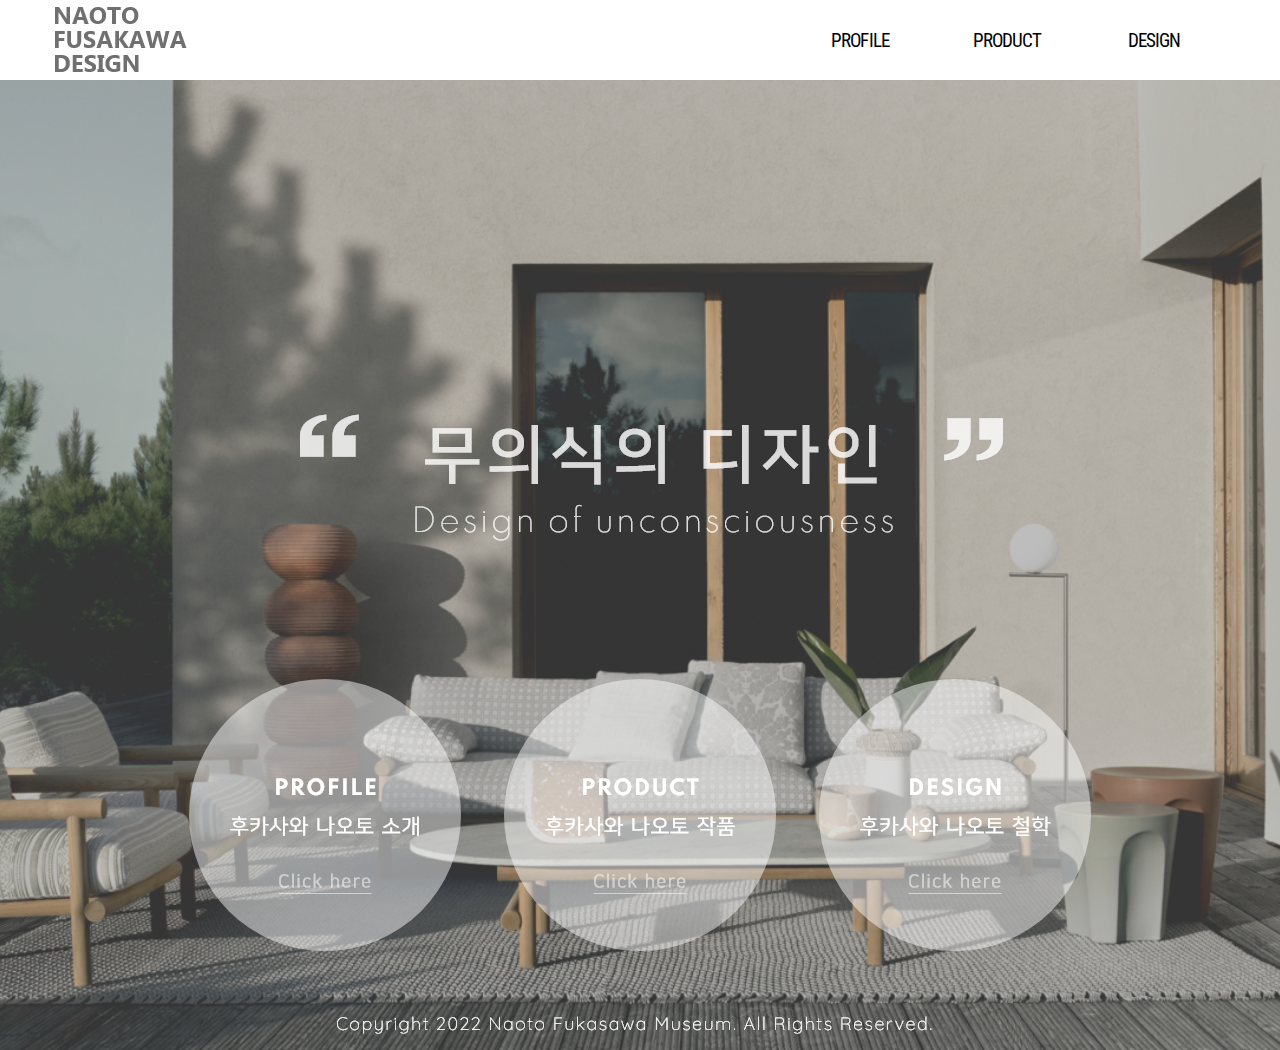
<file: index.html>
<!DOCTYPE html>
<html lang="ko" dir="ltr">
  <head>
    <meta charset="utf-8">
    <title>Fukasawa Naoto Museum</title>
    <link rel="stylesheet" href="master.css">
    <link rel="stylesheet" href="aos.css">
  </head>
  <body>
    <header>
      <nav>
        <ul>
          <li class="menu1"><a href="index.html"><img src="img/01_logo.png" alt="logo"></a></li>
          <li class="menu2"></li>
          <li class="menu3"><a href="sub01.html">profile</a></li>
          <li class="menu3"><a href="sub02.html">product</a></li>
          <li class="menu3"><a href="sub03.html">design</a></li>
        </ul>
      </nav>
    </header>

    <section>
      <div class="main">
          <div class="wrap">
    <a href="sub01.html"><img src="img/04_01_tit.png" alt="Profile" data-aos="flip-left"></a>
    <a href="sub02.html"><img src="img/04_02_tit.png" alt="product" data-aos="flip-left"></a>
    <a href="sub03.html"><img src="img/04_03_tit.png" alt="design" data-aos="flip-left"></a>
  </div>


</div>
    </section>
    <script src="aos.js"></script>
    <script>
    AOS.init({
      easing: 'ease-in-out-sine'
    });
    </script>
  </body>
</html>
</file>
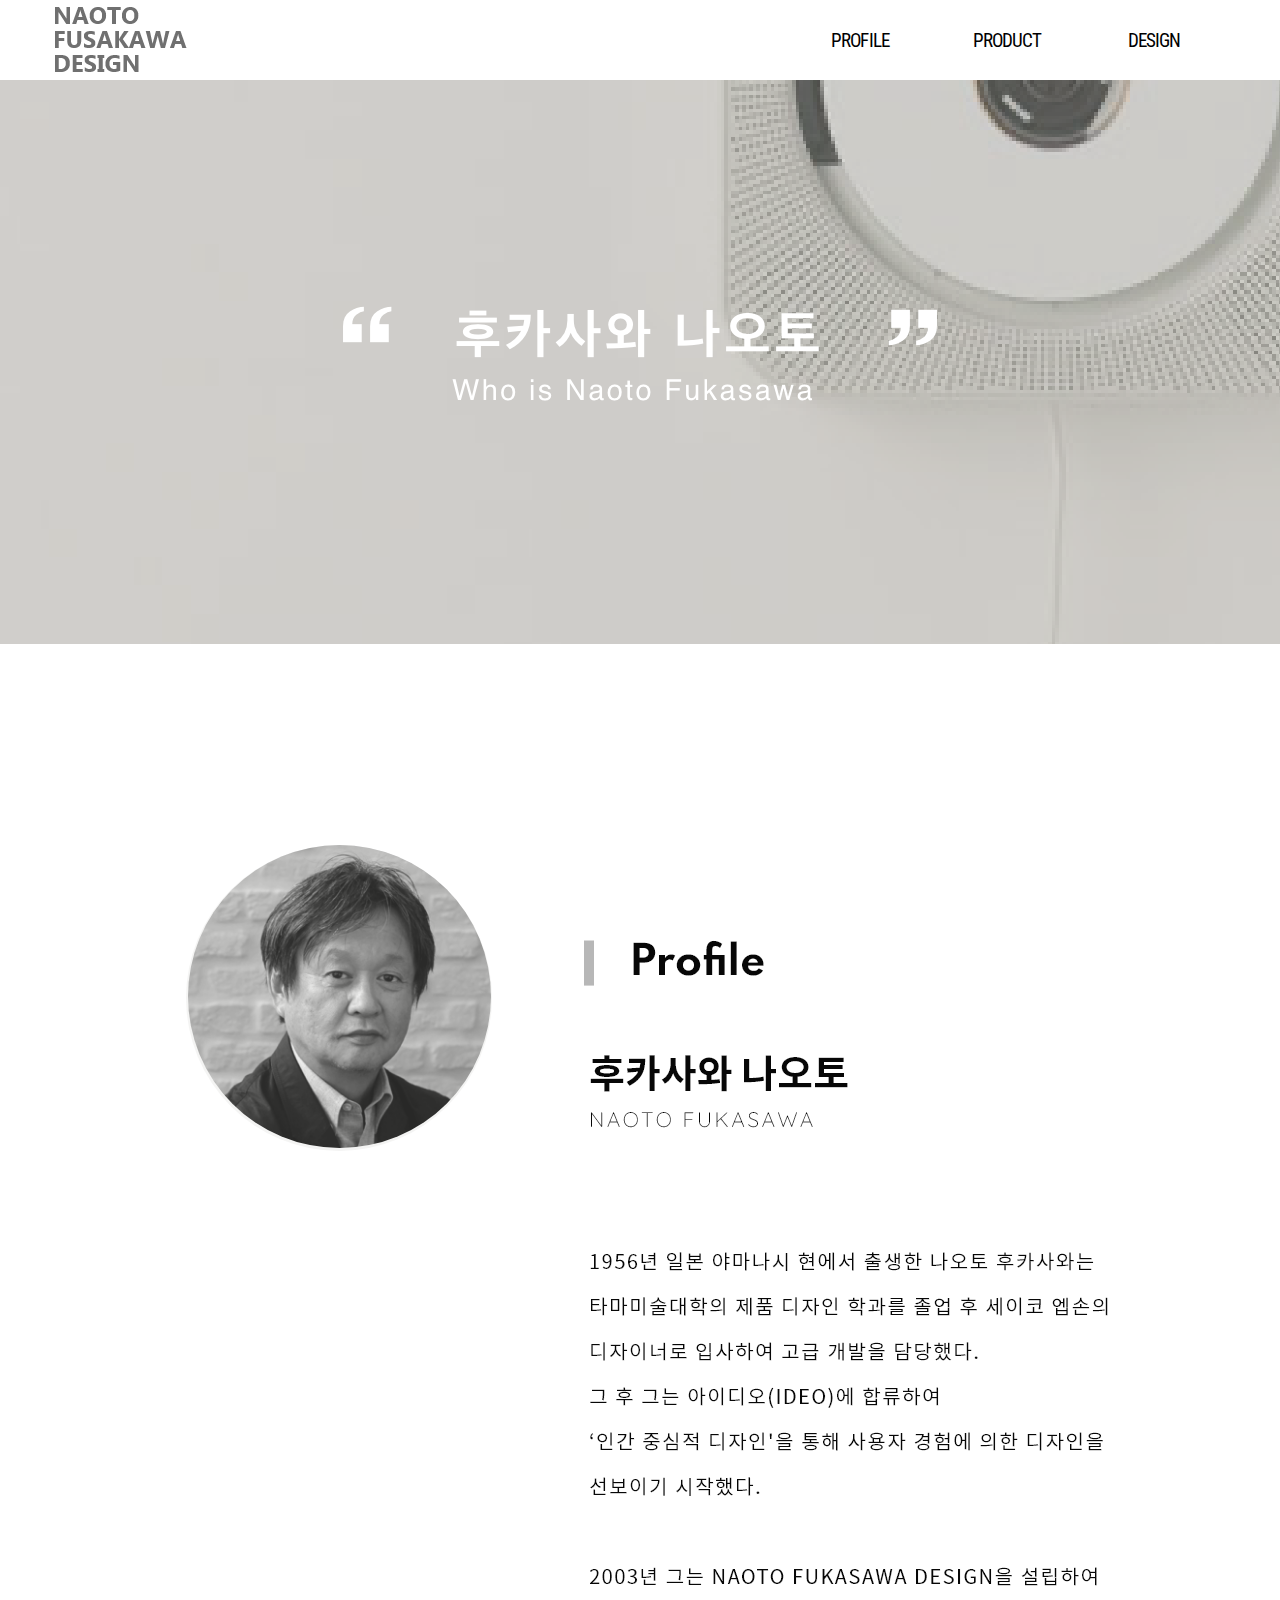
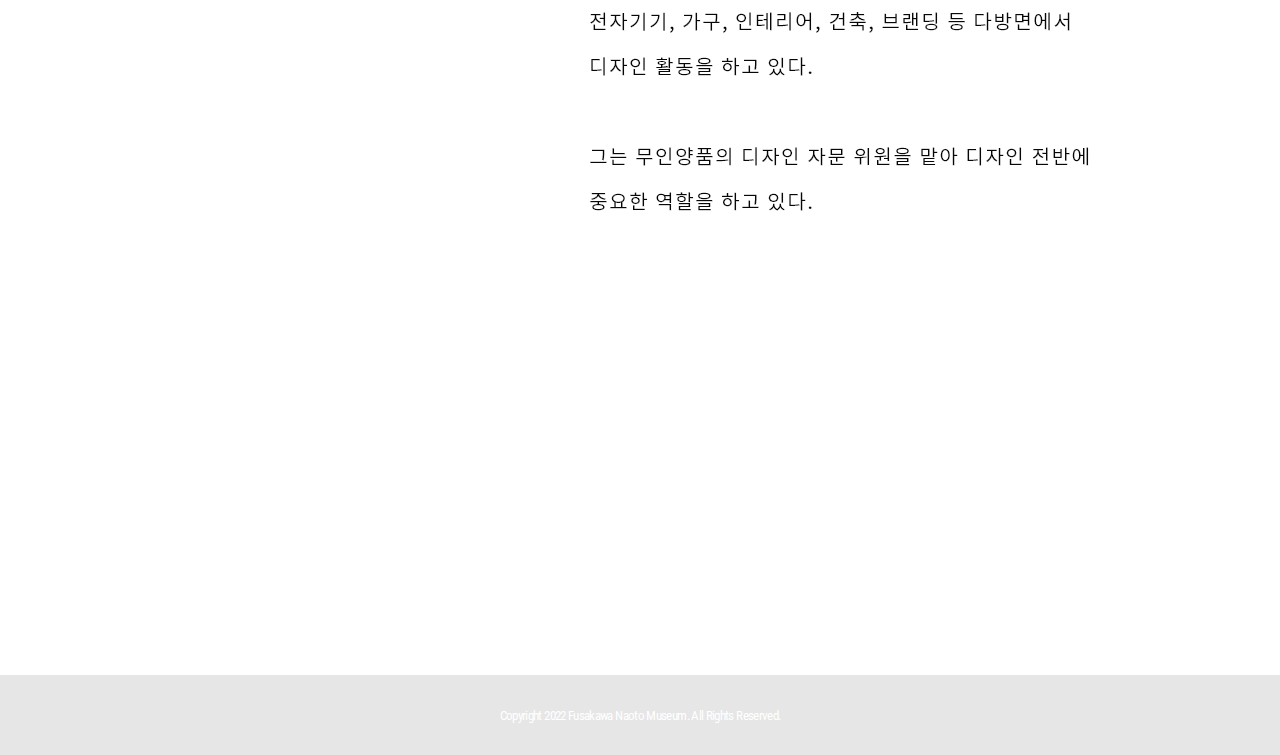
<file: sub01.html>
<!DOCTYPE html>
<html lang="ko" dir="ltr">
  <head>
    <meta charset="utf-8">
    <title>Fukasawa Naoto Museum</title>
    <link rel="stylesheet" href="master.css">
    <link rel="stylesheet" href="aos.css">
  </head>
  <body>
    <header>
      <nav>
        <ul>
          <li class="menu1"><a href="index.html"><img src="img/01_logo.png" alt="logo"></a></li>
          <li class="menu2"></li>
          <li class="menu3"><a href="sub01.html">profile</a></li>
          <li class="menu3"><a href="sub02.html">product</a></li>
          <li class="menu3"><a href="sub03.html">design</a></li>
        </ul>
      </nav>
    </header>

    <section>
      <div class="bg"><img src="img/05_01_bg.png" alt="Introduce"></div>
      <div class="body"><img src="img/05_02_body.png" alt="body"></div>
    </section>

    <script src="aos.js"></script>
    <script>
    AOS.init({
      easing: 'ease-in-out-sine'
    });
    </script>
    <footer>
      Copyright 2022 Fusakawa Naoto Museum. All Rights Reserved.
    </footer>
  </body>
</html>
</file>
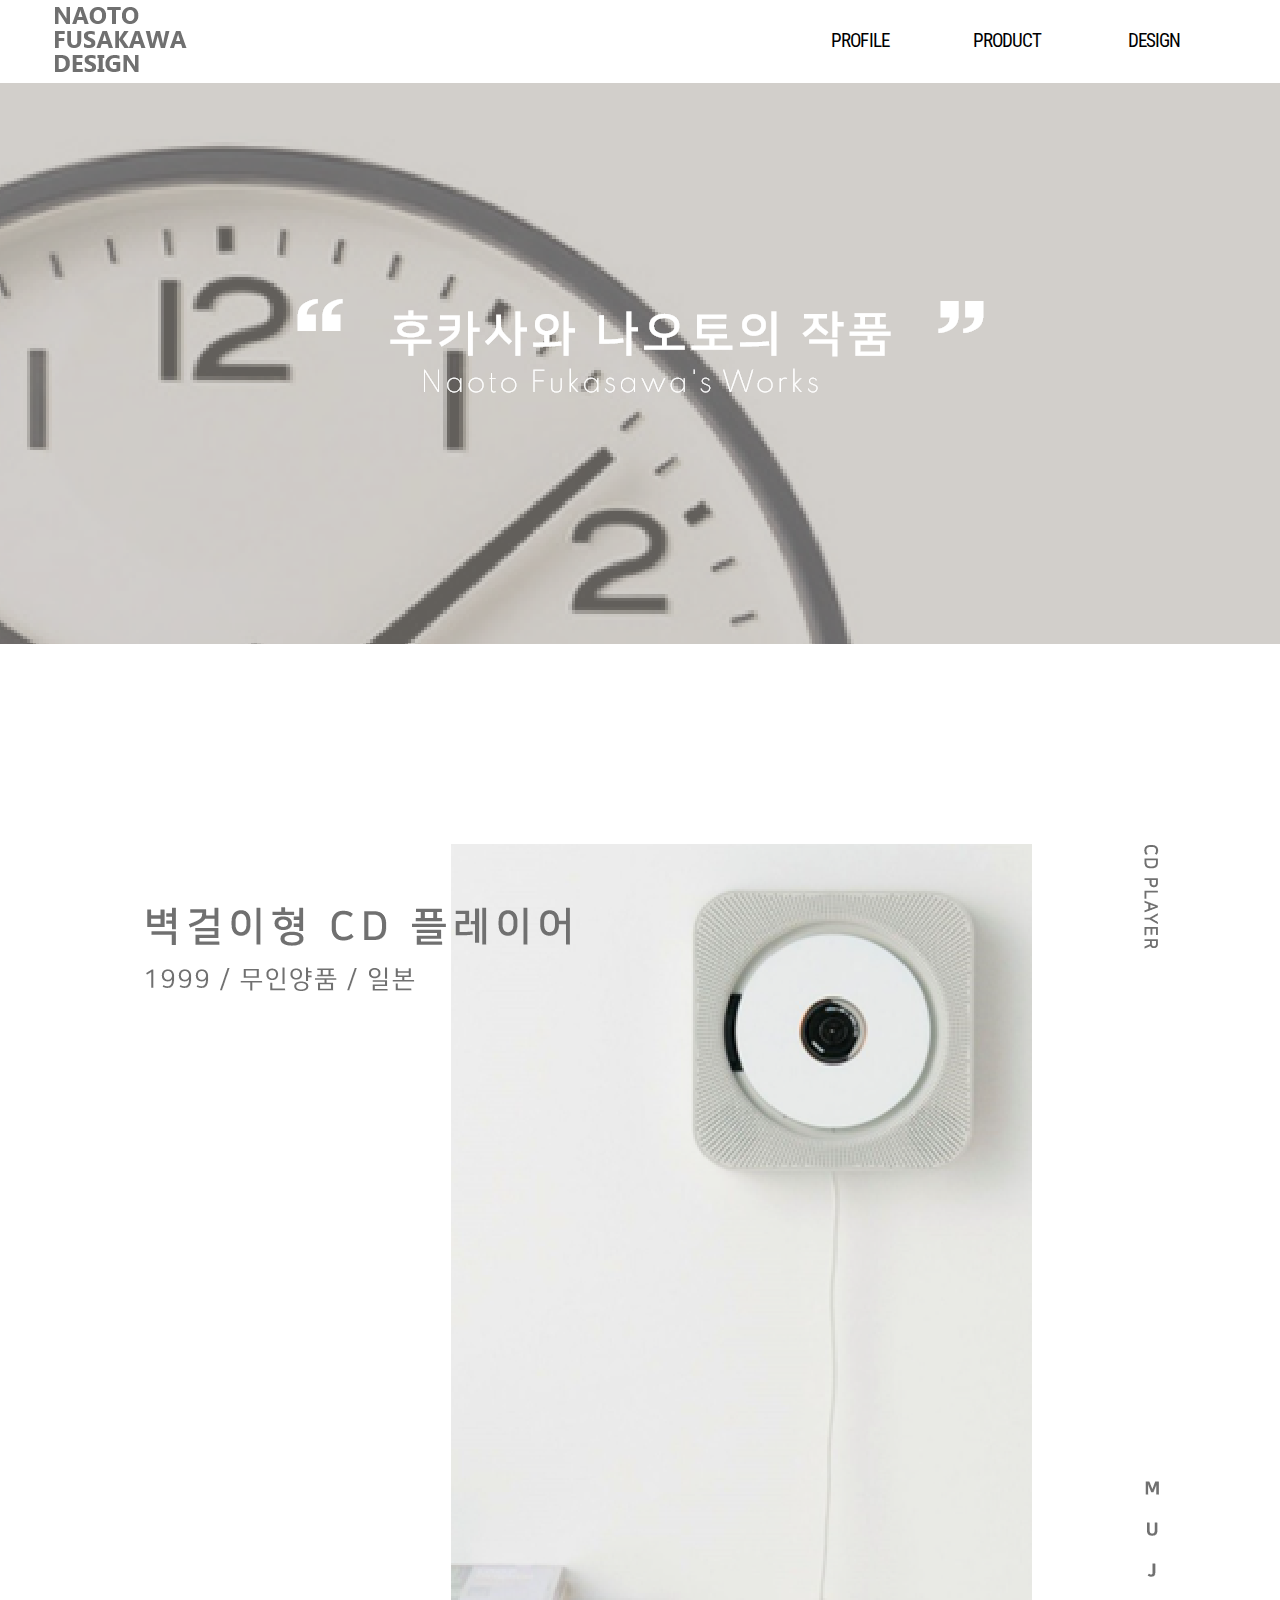
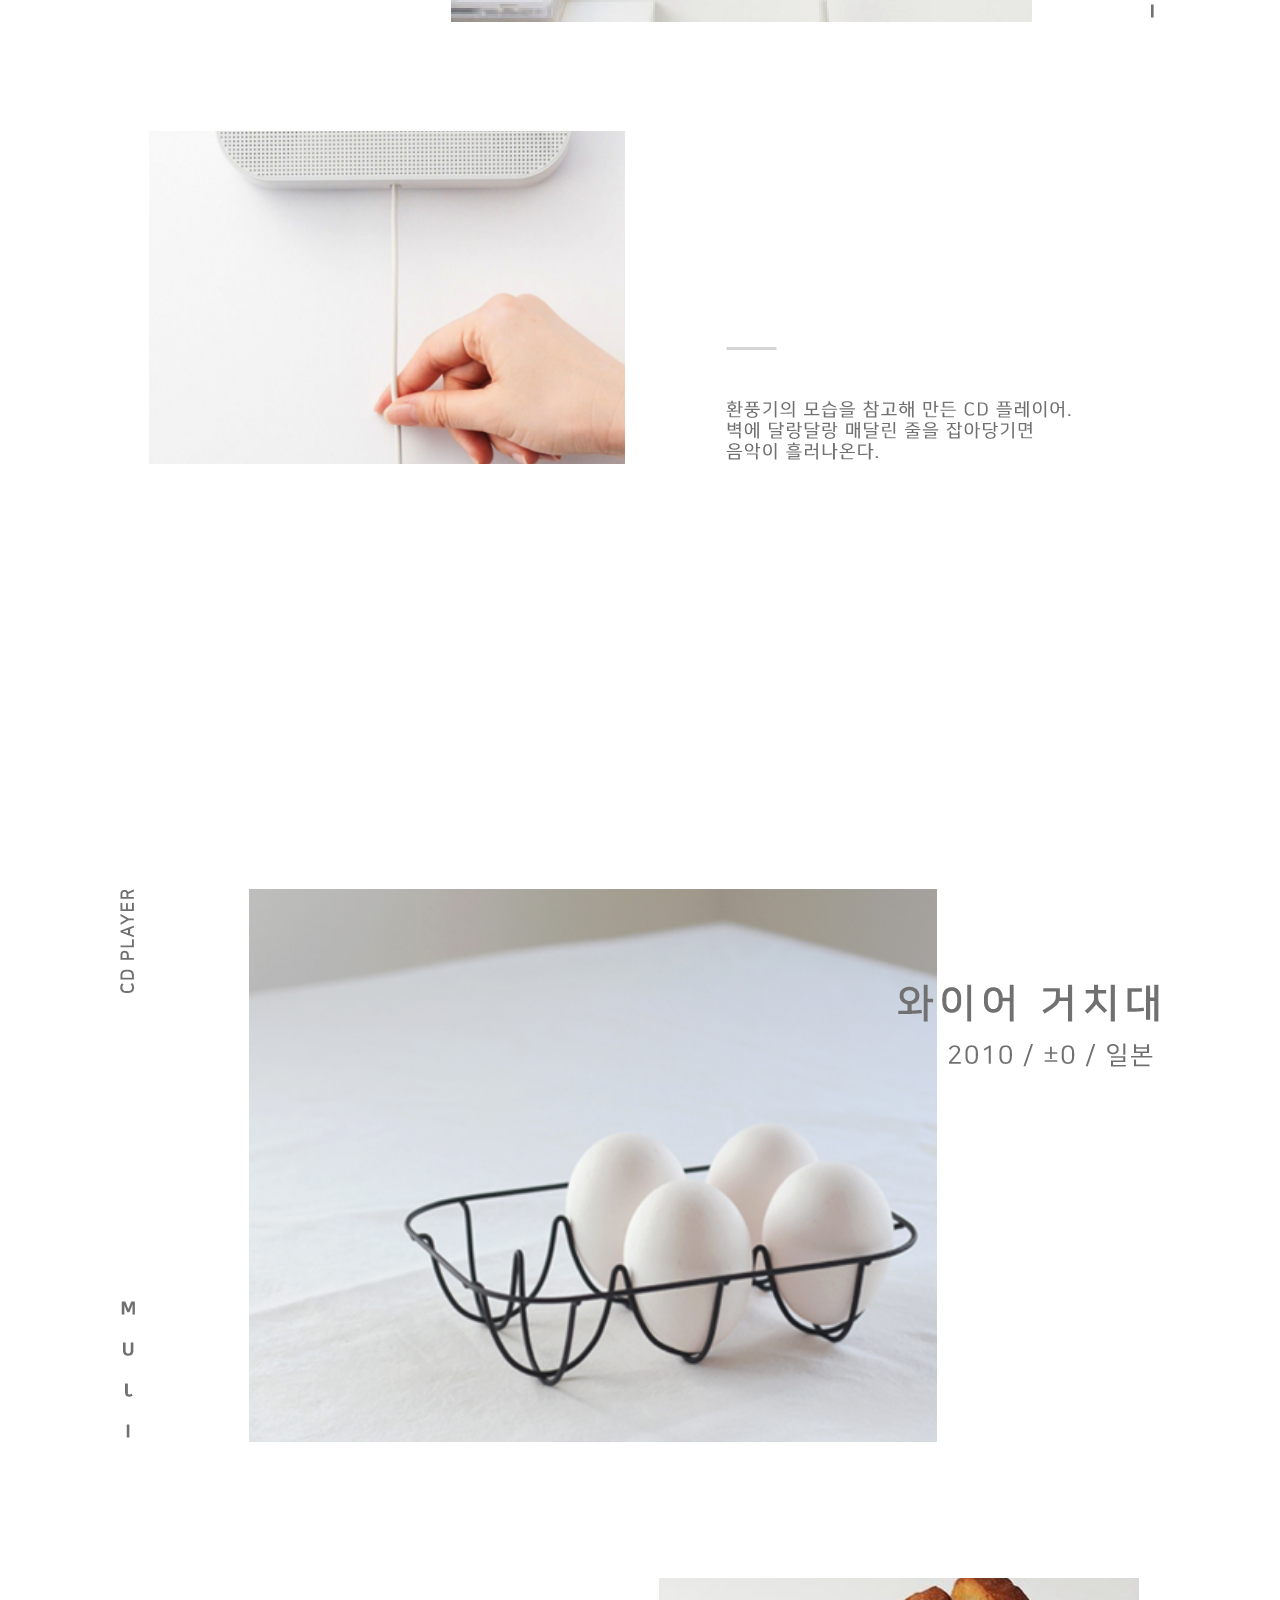
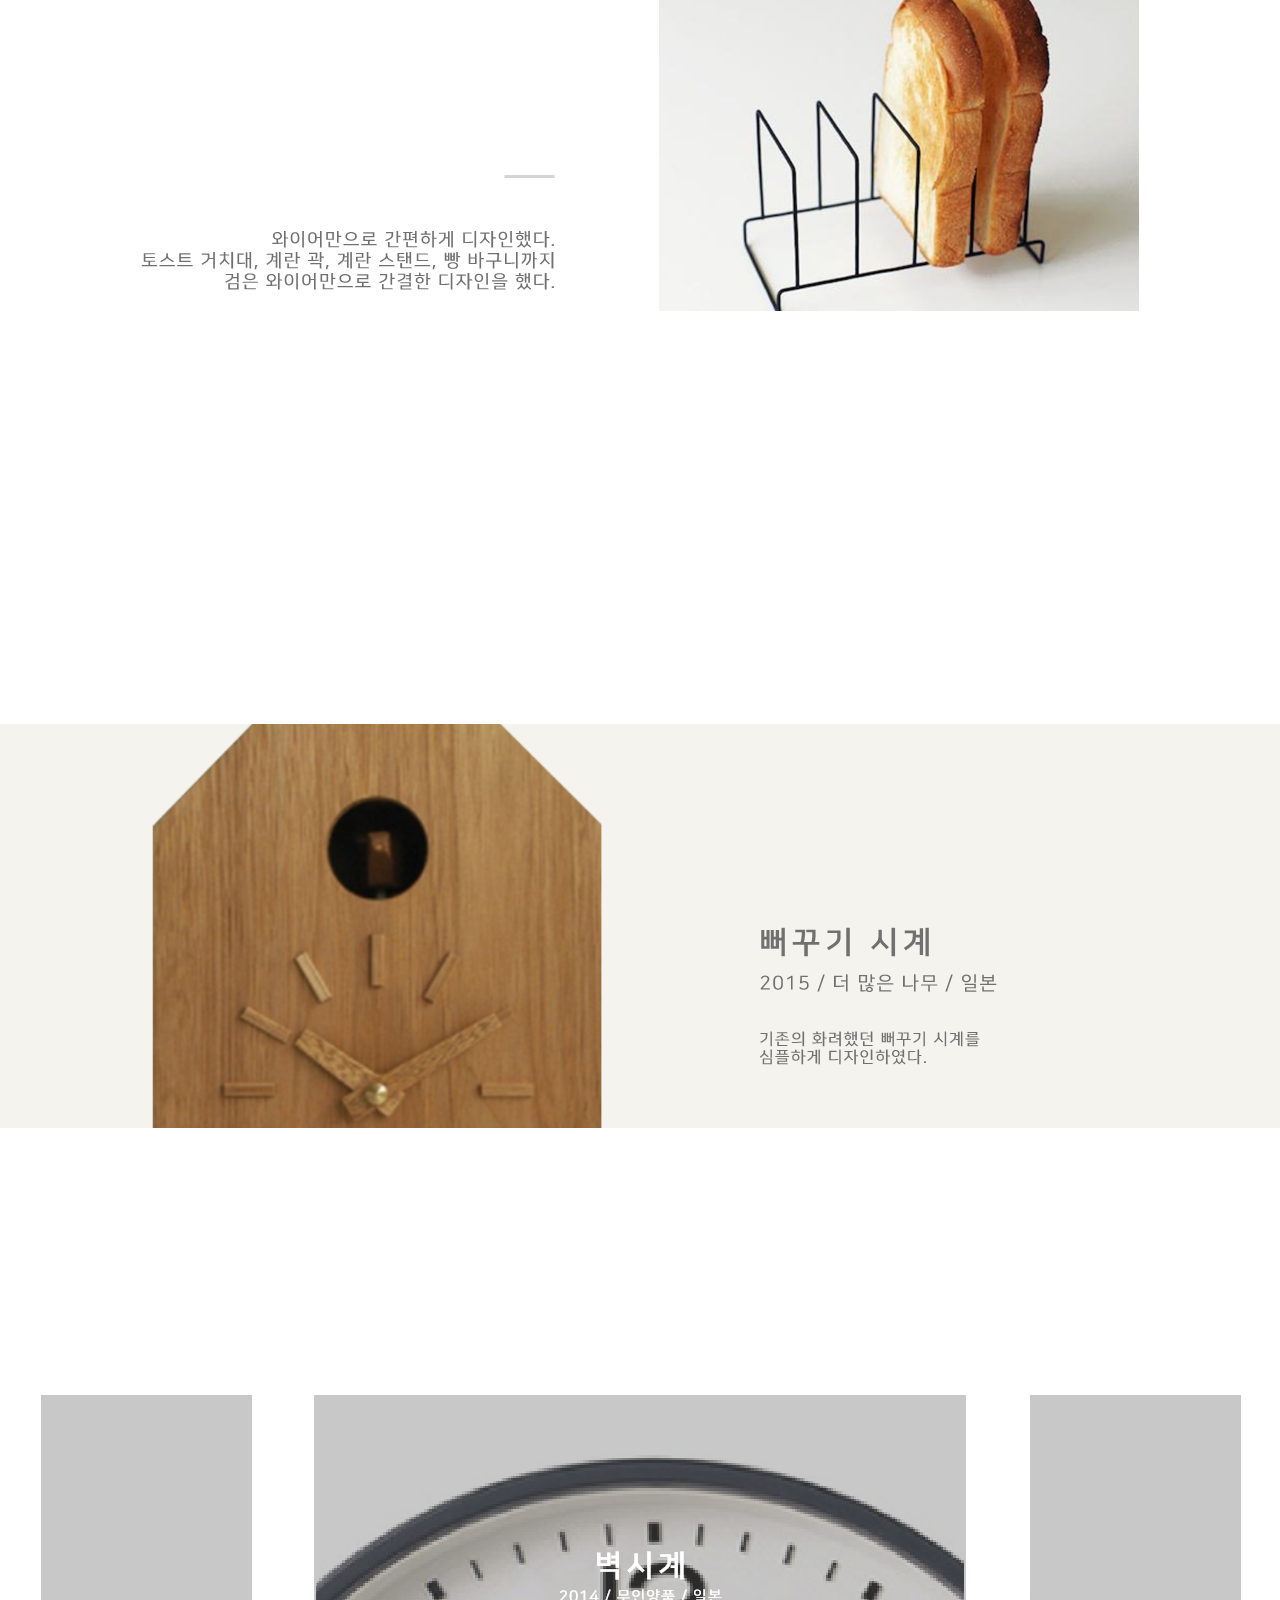
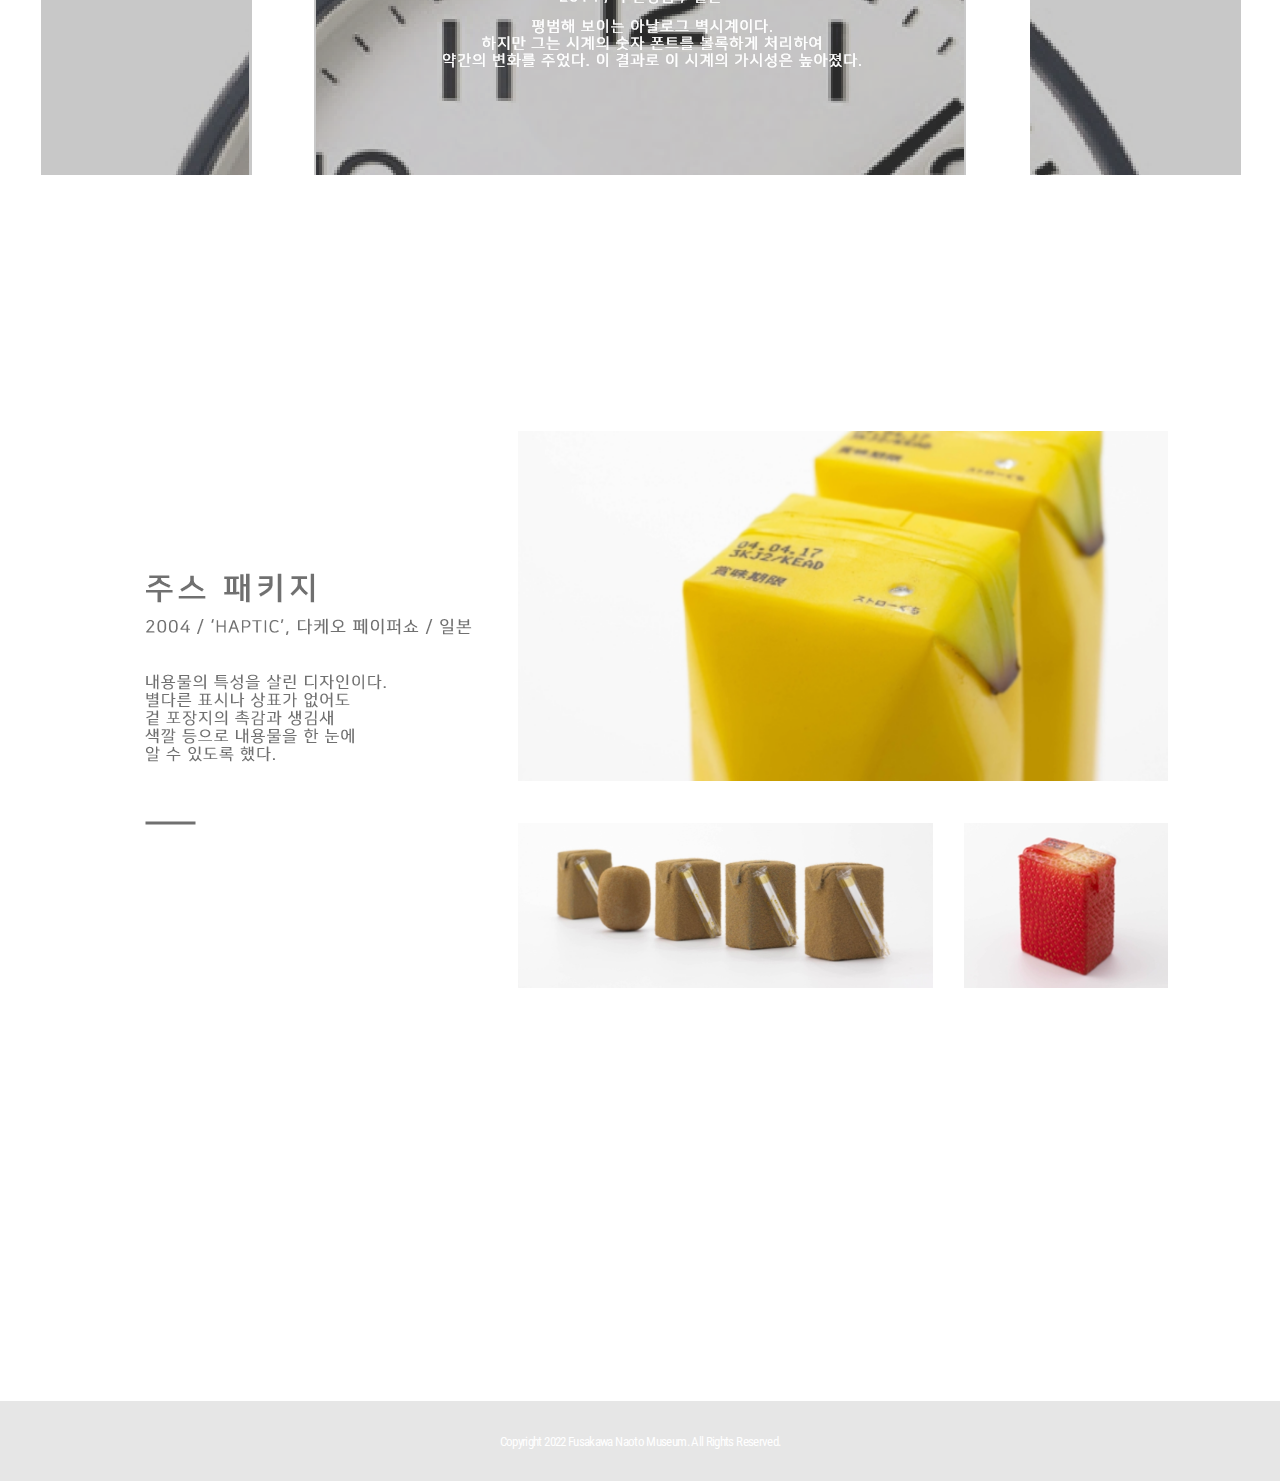
<file: sub02.html>
<!DOCTYPE html>
<html lang="ko" dir="ltr">
  <head>
    <meta charset="utf-8">
    <title>Fukasawa Naoto Museum</title>
    <link rel="stylesheet" href="master.css">
    <link rel="stylesheet" href="aos.css">
  </head>
  <body>
    <header>
      <nav>
        <ul>
          <li class="menu1"><a href="index.html"><img src="img/01_logo.png" alt="logo"></a></li>
          <li class="menu2"></li>
          <li class="menu3"><a href="sub01.html">profile</a></li>
          <li class="menu3"><a href="sub02.html">product</a></li>
          <li class="menu3"><a href="sub03.html">design</a></li>
        </ul>
      </nav>
    </header>

    <section>
      <div class="bg"><img src="img/06_01_bg.png" alt="Introduce"></div>
      <div class="body1"><img src="img/06_01_body.png" alt="body1"></div>
      <div class="body2"><img src="img/06_02_body.png" alt="body2"></div>
    </section>

    <script src="aos.js"></script>
    <script>
    AOS.init({
      easing: 'ease-in-out-sine'
    });
    </script>
    <footer>
      Copyright 2022 Fusakawa Naoto Museum. All Rights Reserved.
    </footer>
  </body>
</html>
</file>
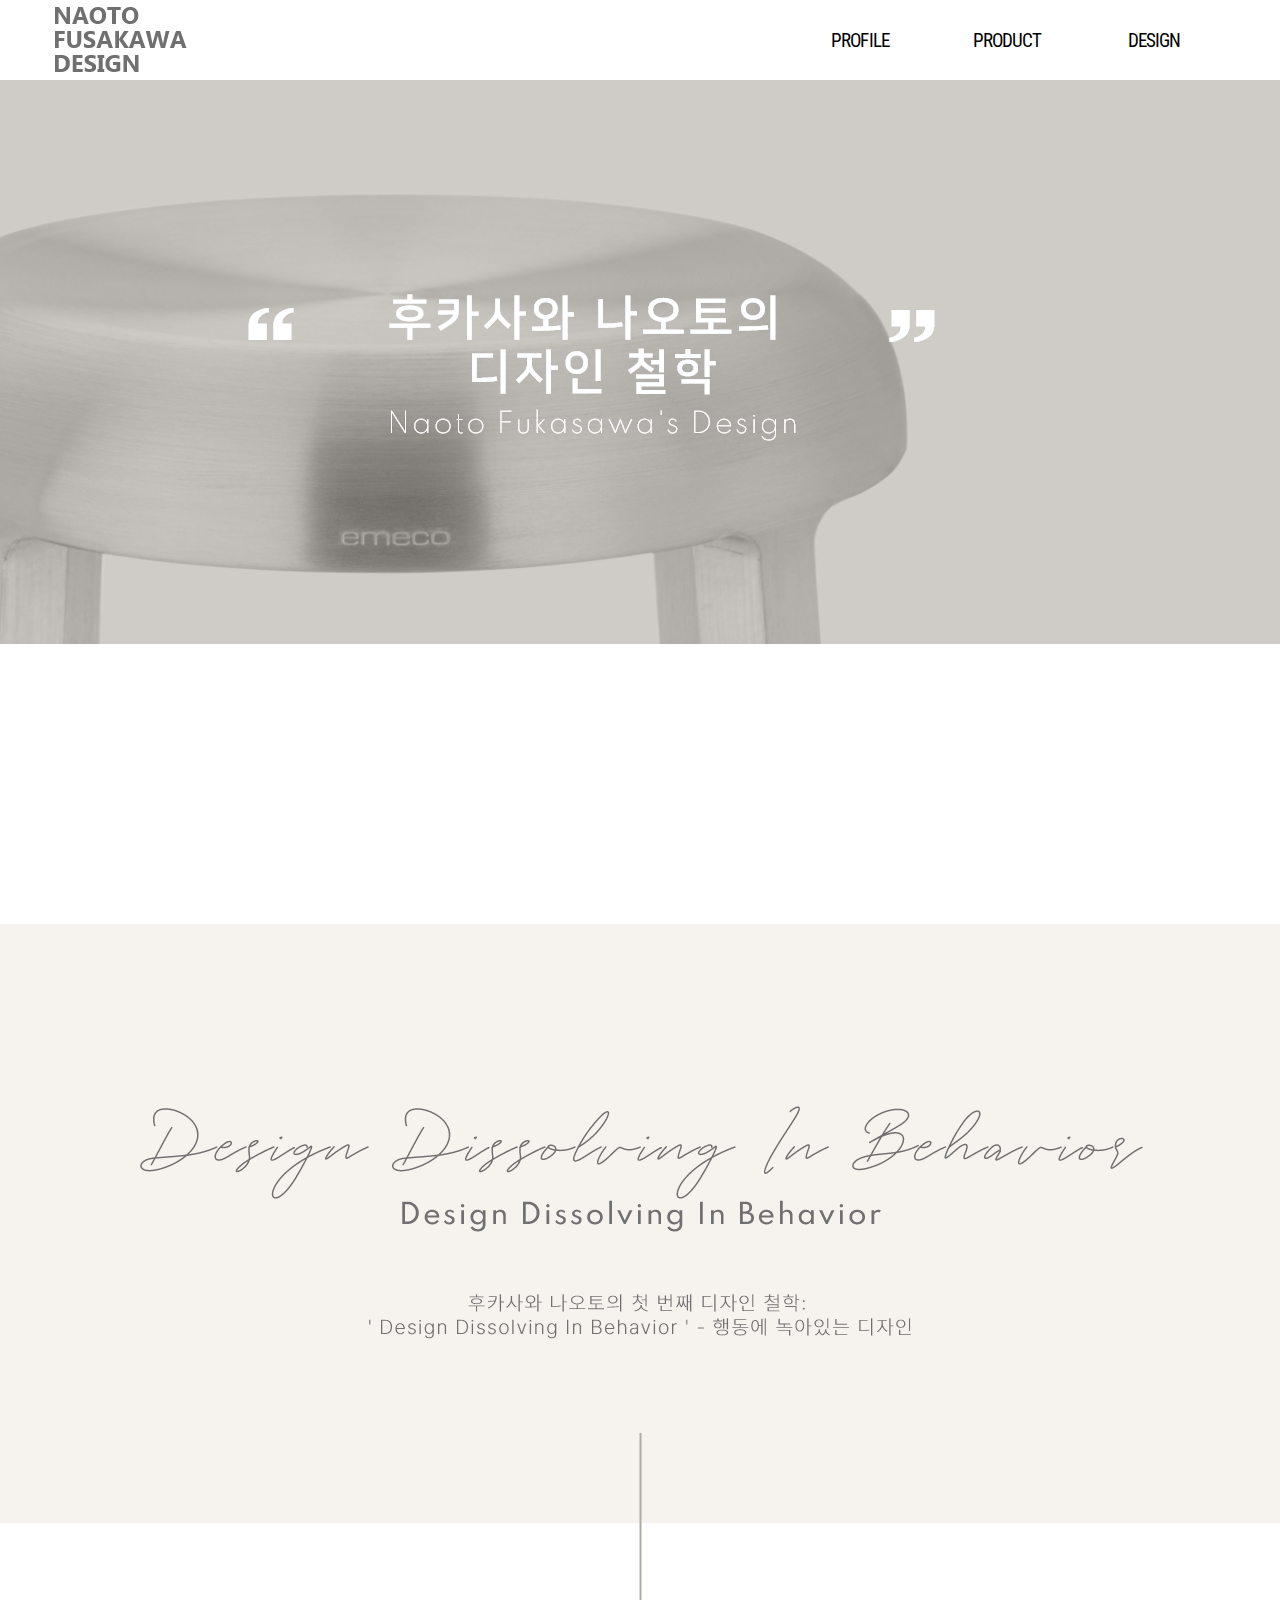
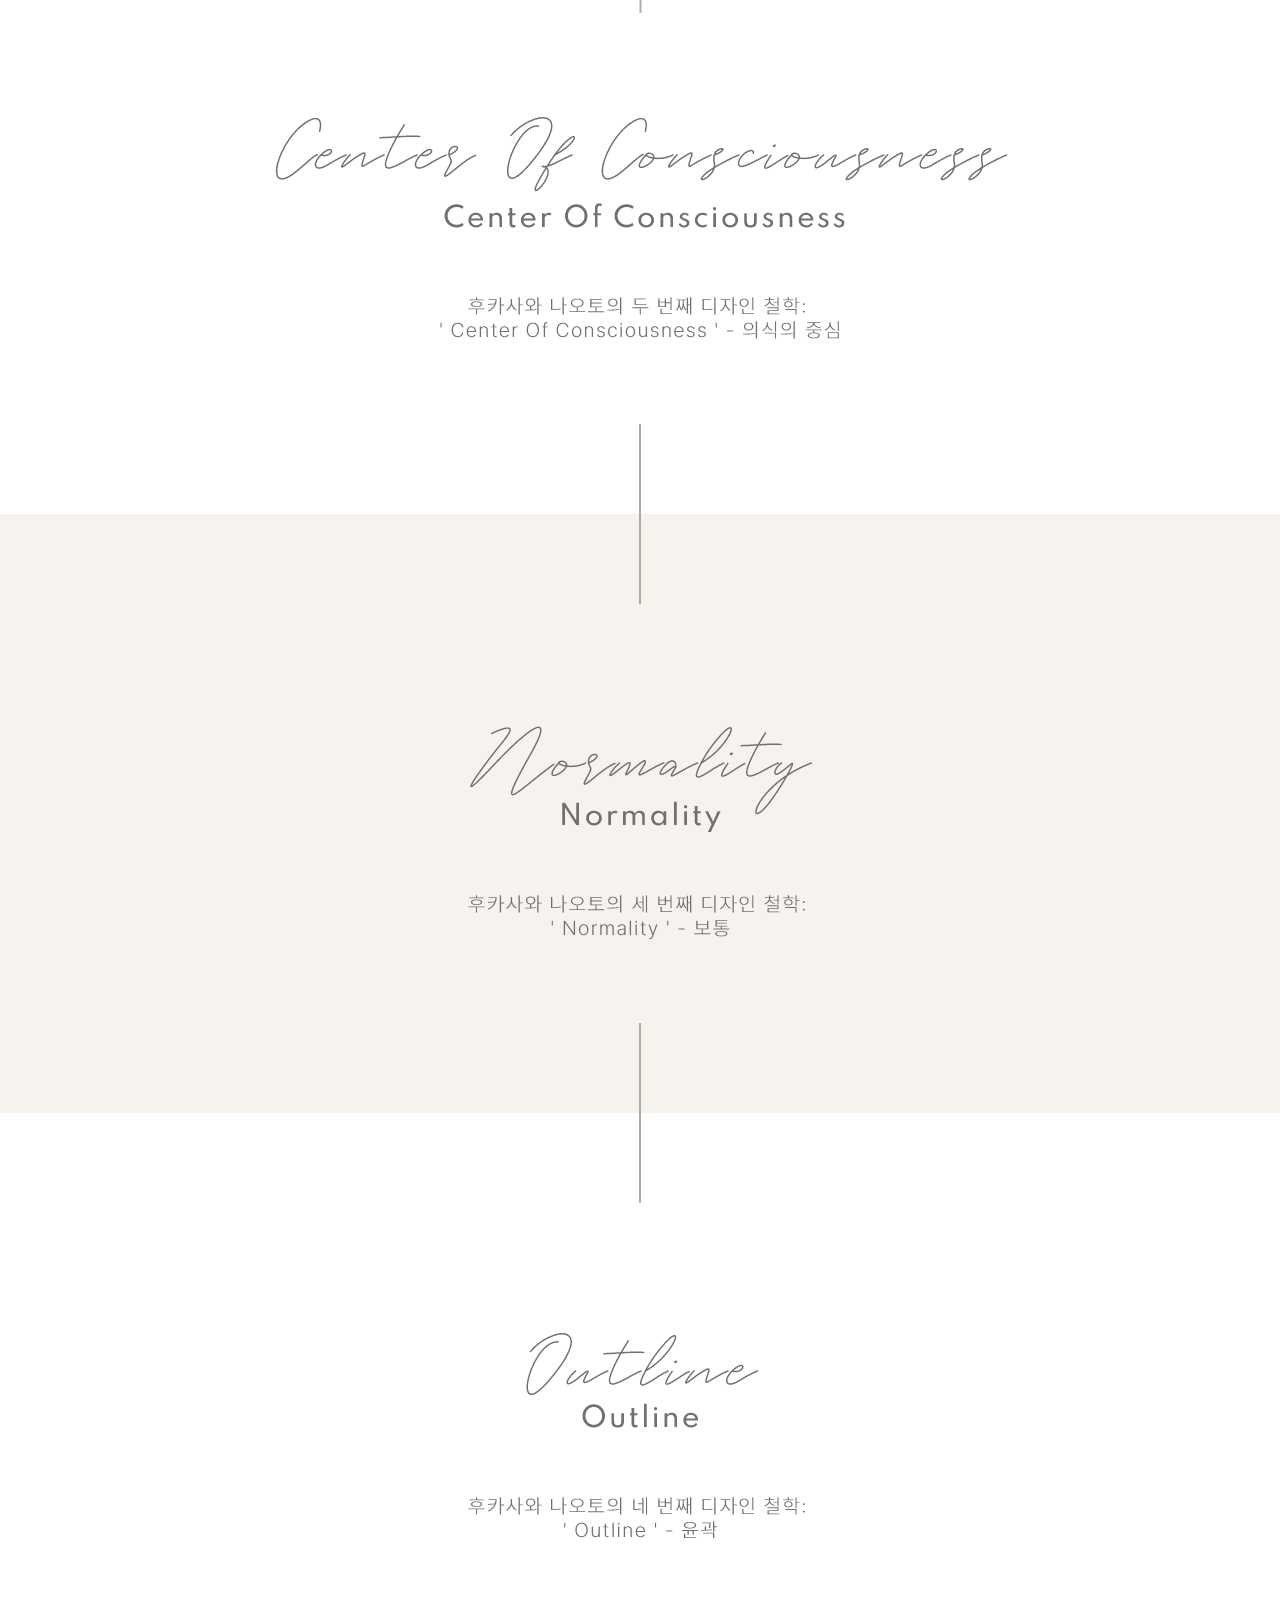
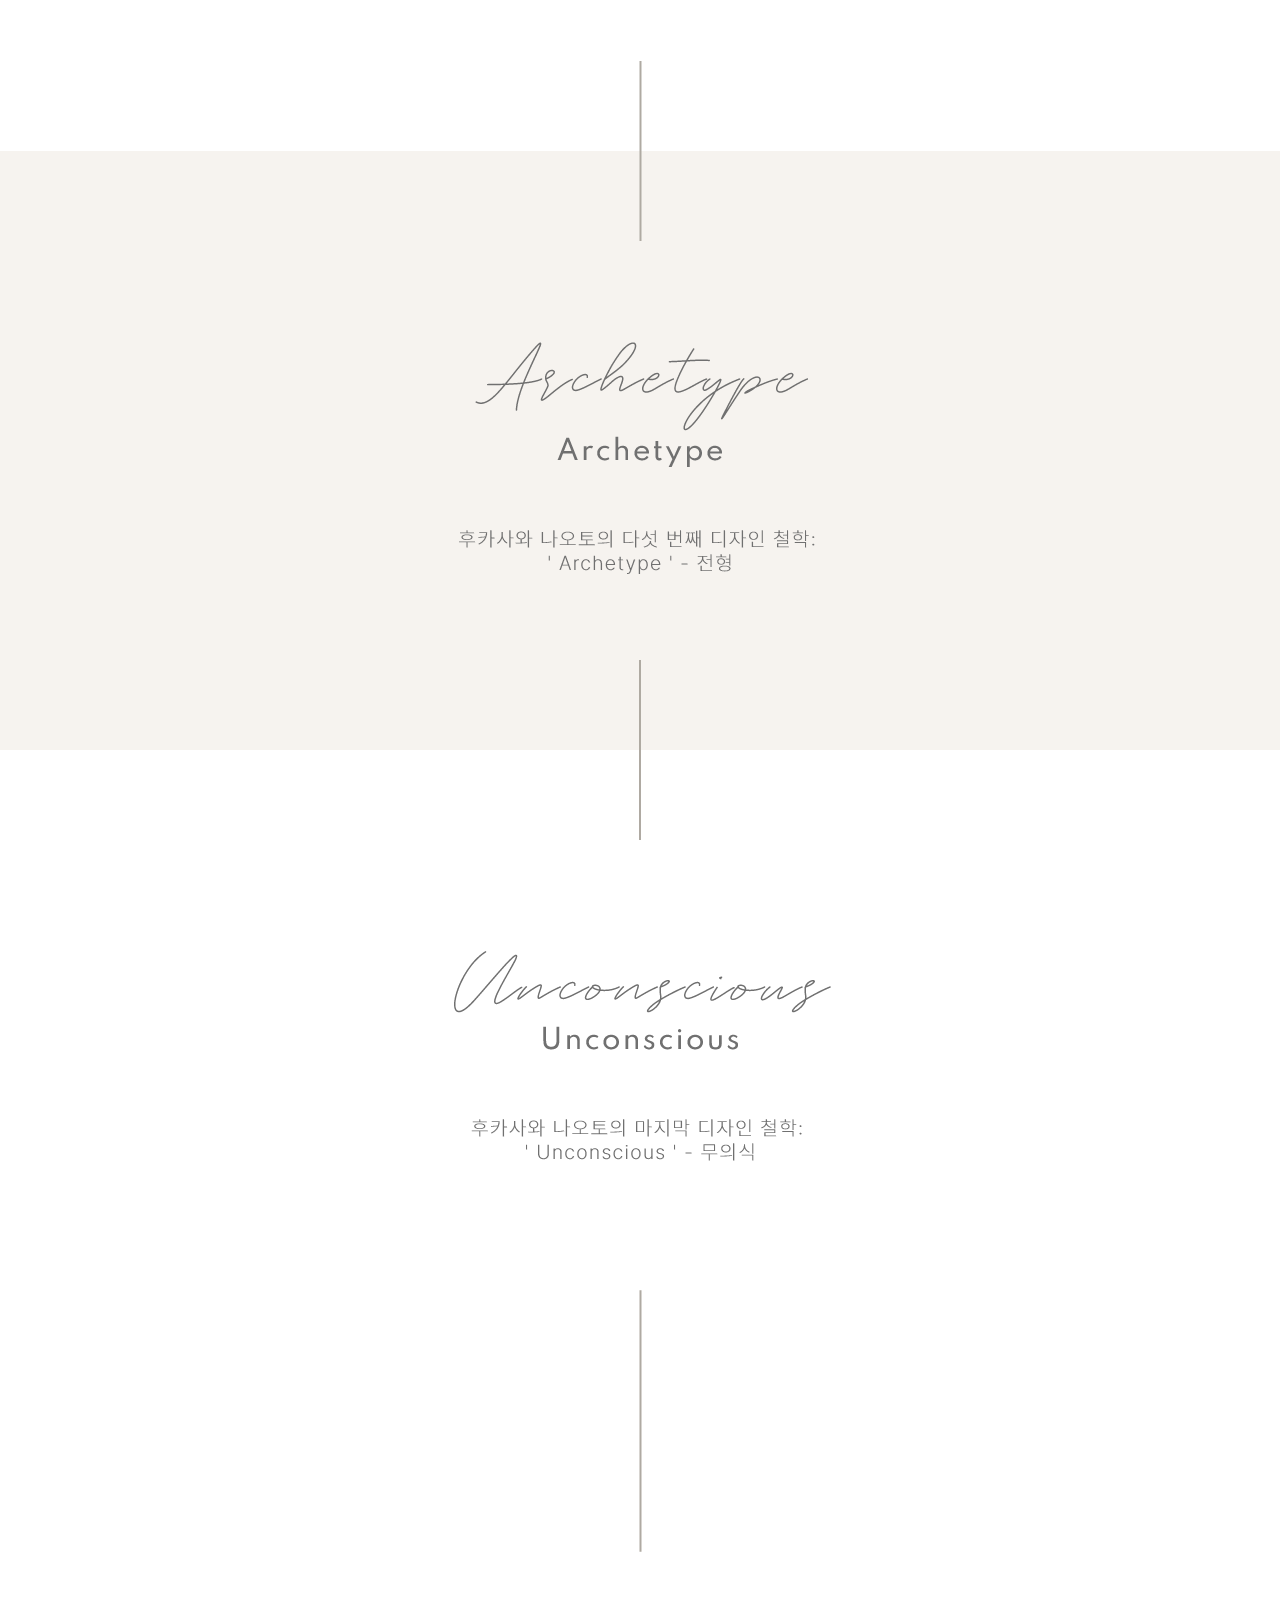
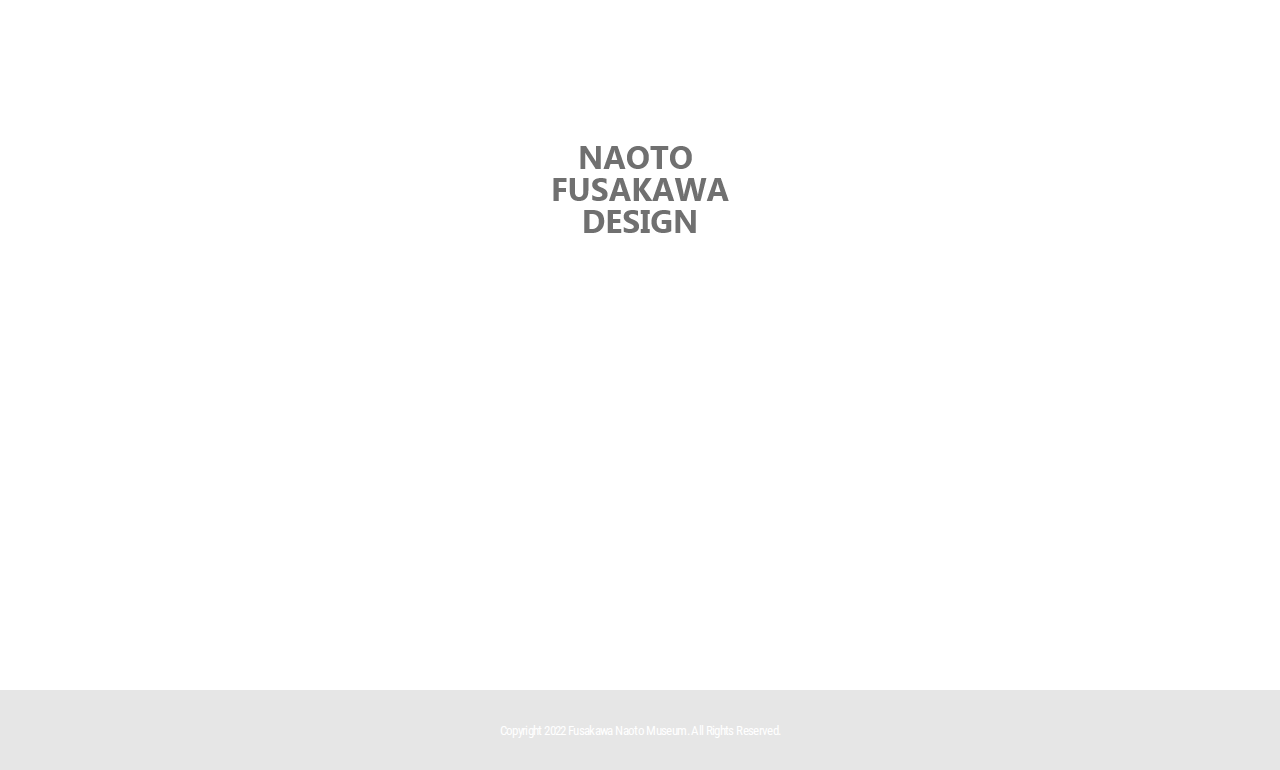
<file: sub03.html>
<!DOCTYPE html>
<html lang="ko" dir="ltr">
  <head>
    <meta charset="utf-8">
    <title>Fukasawa Naoto Museum</title>
    <link rel="stylesheet" href="master.css">
    <link rel="stylesheet" href="aos.css">
  </head>
  <body>
    <header>
      <nav>
        <ul>
          <li class="menu1"><a href="index.html"><img src="img/01_logo.png" alt="logo"></a></li>
          <li class="menu2"></li>
          <li class="menu3"><a href="sub01.html">profile</a></li>
          <li class="menu3"><a href="sub02.html">product</a></li>
          <li class="menu3"><a href="sub03.html">design</a></li>
        </ul>
      </nav>
    </header>

    <section>
      <div class="bg"><img src="img/07_01_bg.png" alt="Introduce"></div>
      <div class="body3"><img src="img/07_01_body.png" alt="body3"></div>
      <div class="body4"><img src="img/07_02_body.png" alt="body4"></div>
    </section>

    <script src="aos.js"></script>
    <script>
    AOS.init({
      easing: 'ease-in-out-sine'
    });
    </script>
    <footer>
      Copyright 2022 Fusakawa Naoto Museum. All Rights Reserved.
    </footer>
  </body>
</html>
</file>
<file: master.css>
@import url('https://fonts.googleapis.com/css2?family=Roboto+Condensed&display=swap');
*{margin: 0; padding: 0; text-decoration: none;}

header{
  width: 100%;
  height: 80px;
  background-color: #ffffff;
  border: 0px solid red;
  display: flex;
  justify-content: center;
  align-items: center;
}
header nav{
  width: 1200px;
  height: 80px;
  border: 0px solid aqua;
  display: flex;
  justify-content: center;
  align-items: center;
}
header nav ul{
  display: flex;
  justify-content: center;
  align-items: center;
  border: 0px solid green;
}
header nav ul li{
  height: 80px;
  border: 0px solid blue;
  display: flex;
  justify-content: center;
  align-items: center;
}
header nav ul li a{
  color: #000000;
  text-transform: uppercase;
  font-family: 'Roboto Condensed', sans-serif;
  border: 0px solid red;
  font-size: 1.2em;
  letter-spacing: -0.05em;
  transition: 1s;
}
header nav ul li a:hover{
  color: #BABABA;
  font-size: 1.4em;
  transition: 0.5s;
}


.menu1{width: 134px;}
.menu2{width: 600px;}
.menu3{width: 147px;}

.main{
  width: 100%;
  height: 970px;
  background-image: url('img/03_01_bg.png');
  background-repeat: no-repeat;
  background-position: center;
  display: flex;
  justify-content: center;
  align-items: center;
}

.wrap{
  margin-top: 500px;
  border: 0px solid red;
  width: 902px;
  height: 272px;
  display: flex;
  justify-content: space-between;
}
.bg{
  width: 100%;
  height:564px;
  display:flex;
  justify-content: center;
  align-items: center;
}

.body{
  width: 100%;
  height:1037px;
  margin-top: 181px;
  margin-bottom: 413px;
  display:flex;
  justify-content: center;
  align-items: center;
}
.body1{
  width: 100%;
  height:2667px;
  margin-top: 200px;
  margin-bottom: 413px;
  display:flex;
  justify-content: center;
  align-items: center;
}
.body2{
  width: 100%;
  height:1864px;
  margin-top: 181px;
  margin-bottom: 413px;
  display:flex;
  justify-content: center;
  align-items: center;
}
.body3{
  width: 100%;
  height:1879px;
  margin-top: 280px;
  display:flex;
  justify-content: center;
  align-items: center;
}
.body4{
  width: 100%;
  height:2121px;
  margin-top: 116px;
  margin-bottom: 450px;
  display:flex;
  justify-content: center;
  align-items: center;
}

footer{
  width: 100%;
  height: 80px;
  background-color: #E6E6E6;
  display: flex;
  justify-content: center;
  align-items: center;
  color: #ffffff;
  font-family: 'Roboto Condensed', sans-serif;
  font-size: 0.8em;
  letter-spacing: -0.05em;


}
</file>
